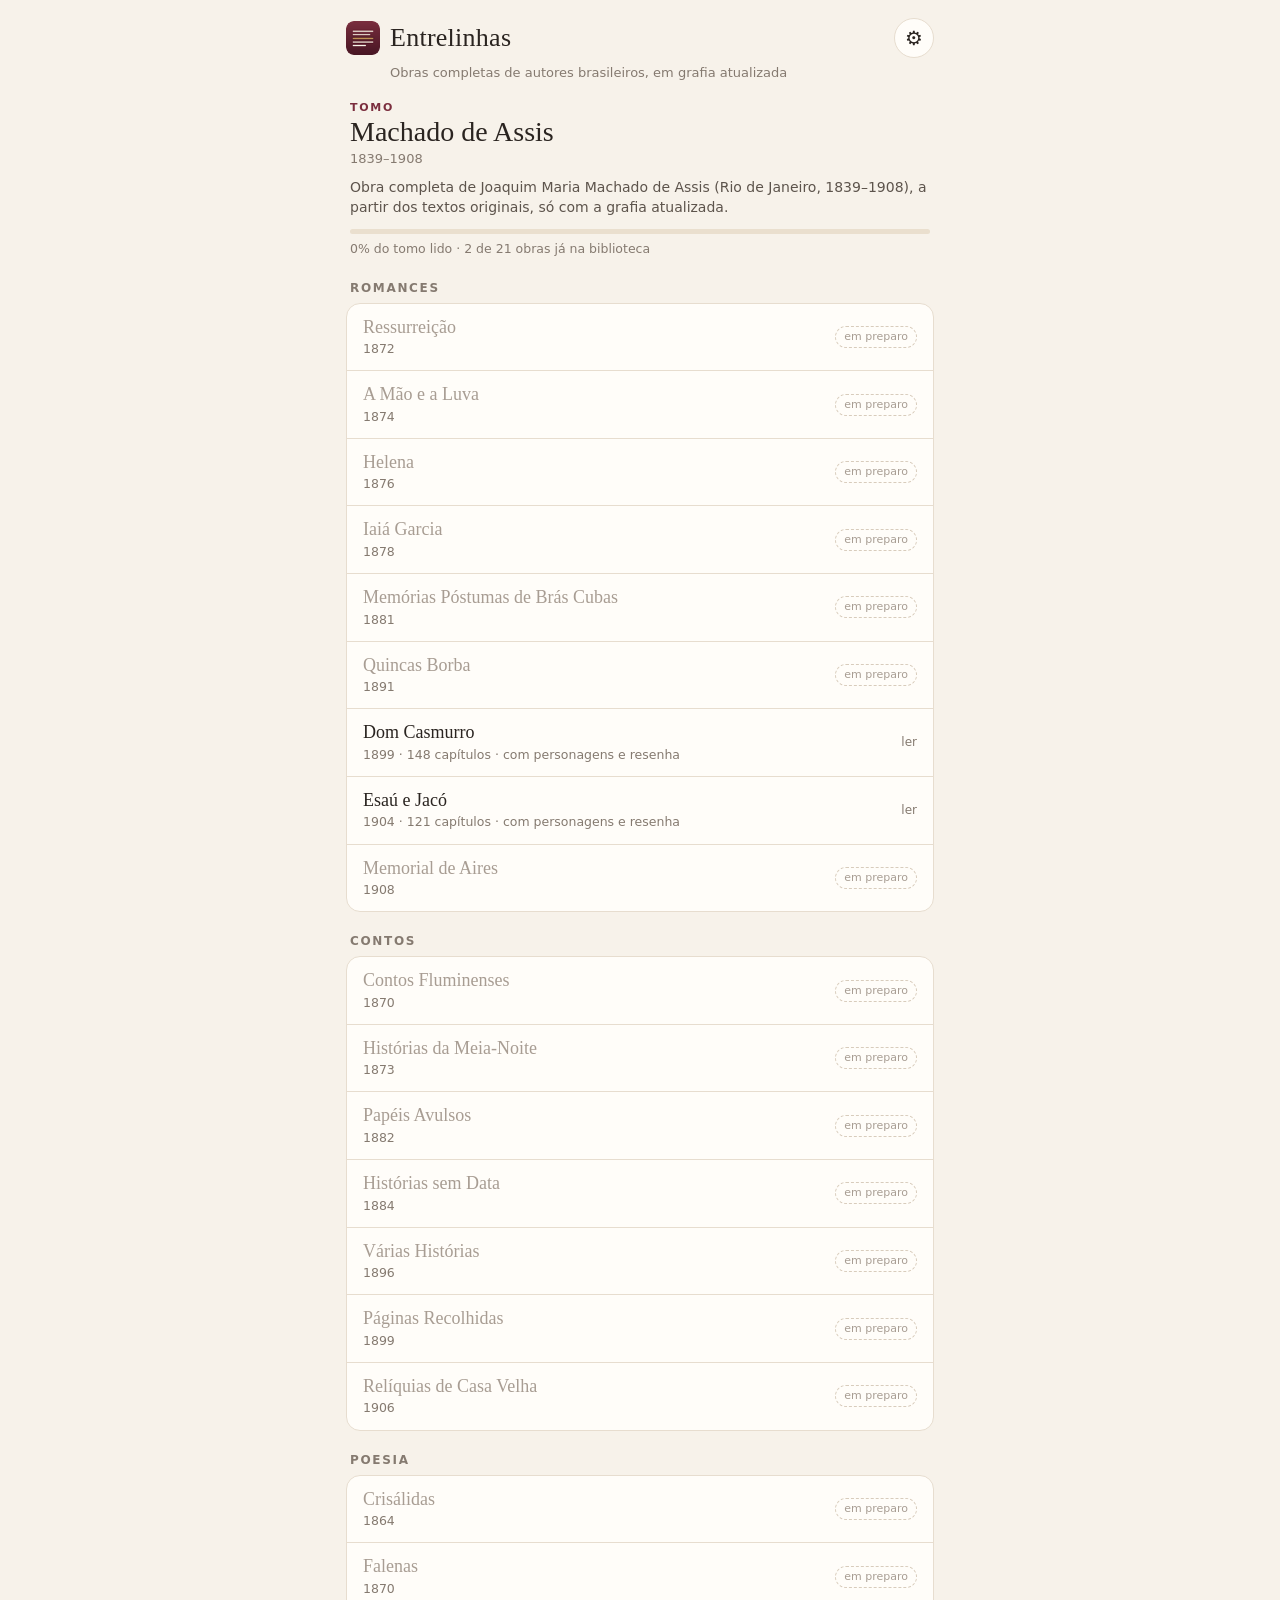
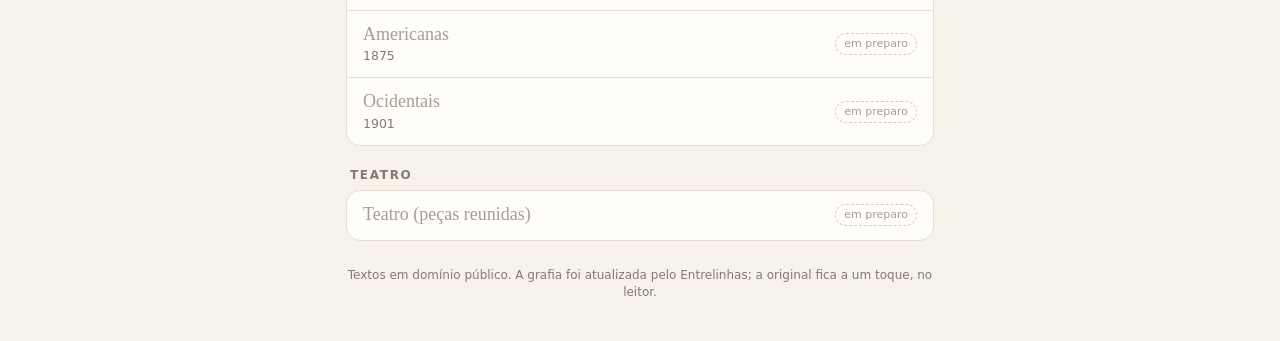
<file: index.html>
<!DOCTYPE html>
<html lang="pt-BR">
<head>
<meta charset="UTF-8">
<meta name="viewport" content="width=device-width, initial-scale=1, viewport-fit=cover">
<meta name="apple-mobile-web-app-capable" content="yes">
<meta name="mobile-web-app-capable" content="yes">
<meta name="apple-mobile-web-app-title" content="Entrelinhas">
<meta name="apple-mobile-web-app-status-bar-style" content="default">
<meta name="theme-color" content="#6e2a3a">
<link rel="apple-touch-icon" href="icons/app-180.png">
<link rel="icon" href="icons/icon32.png">
<link rel="manifest" href="manifest.webmanifest">
<title>Entrelinhas</title>
<link rel="stylesheet" href="home.css">
</head>
<body>
<main>
  <header class="head">
    <h1><img class="logo" src="icons/icon48.png" alt="">Entrelinhas</h1>
    <a class="icon" href="options.html" title="Ajustes" aria-label="Ajustes">⚙</a>
  </header>
  <p class="sub">Obras completas de autores brasileiros, em grafia atualizada</p>

  <section id="cont" class="cont" hidden>
    <div class="label">Continuar lendo</div>
    <div class="ctitle" id="contTitle"></div>
    <div class="cwhere" id="contWhere"></div>
    <div class="bar"><div id="contBar"></div></div>
    <button id="contBtn" class="primary">Continuar</button>
  </section>

  <nav id="tomoTabs" class="tomotabs" hidden></nav>
  <section id="tomoHead" class="tomohead"></section>
  <div id="shelves"></div>
  <p class="foot">Textos em domínio público. A grafia foi atualizada pelo Entrelinhas; a original fica a um toque, no leitor.</p>
</main>
<script src="web-shim.js"></script>
<script src="i18n.js"></script>
<script src="lang/pt.js"></script>
<script src="library.js"></script>
<script src="home.js"></script>
</body>
</html>
</file>
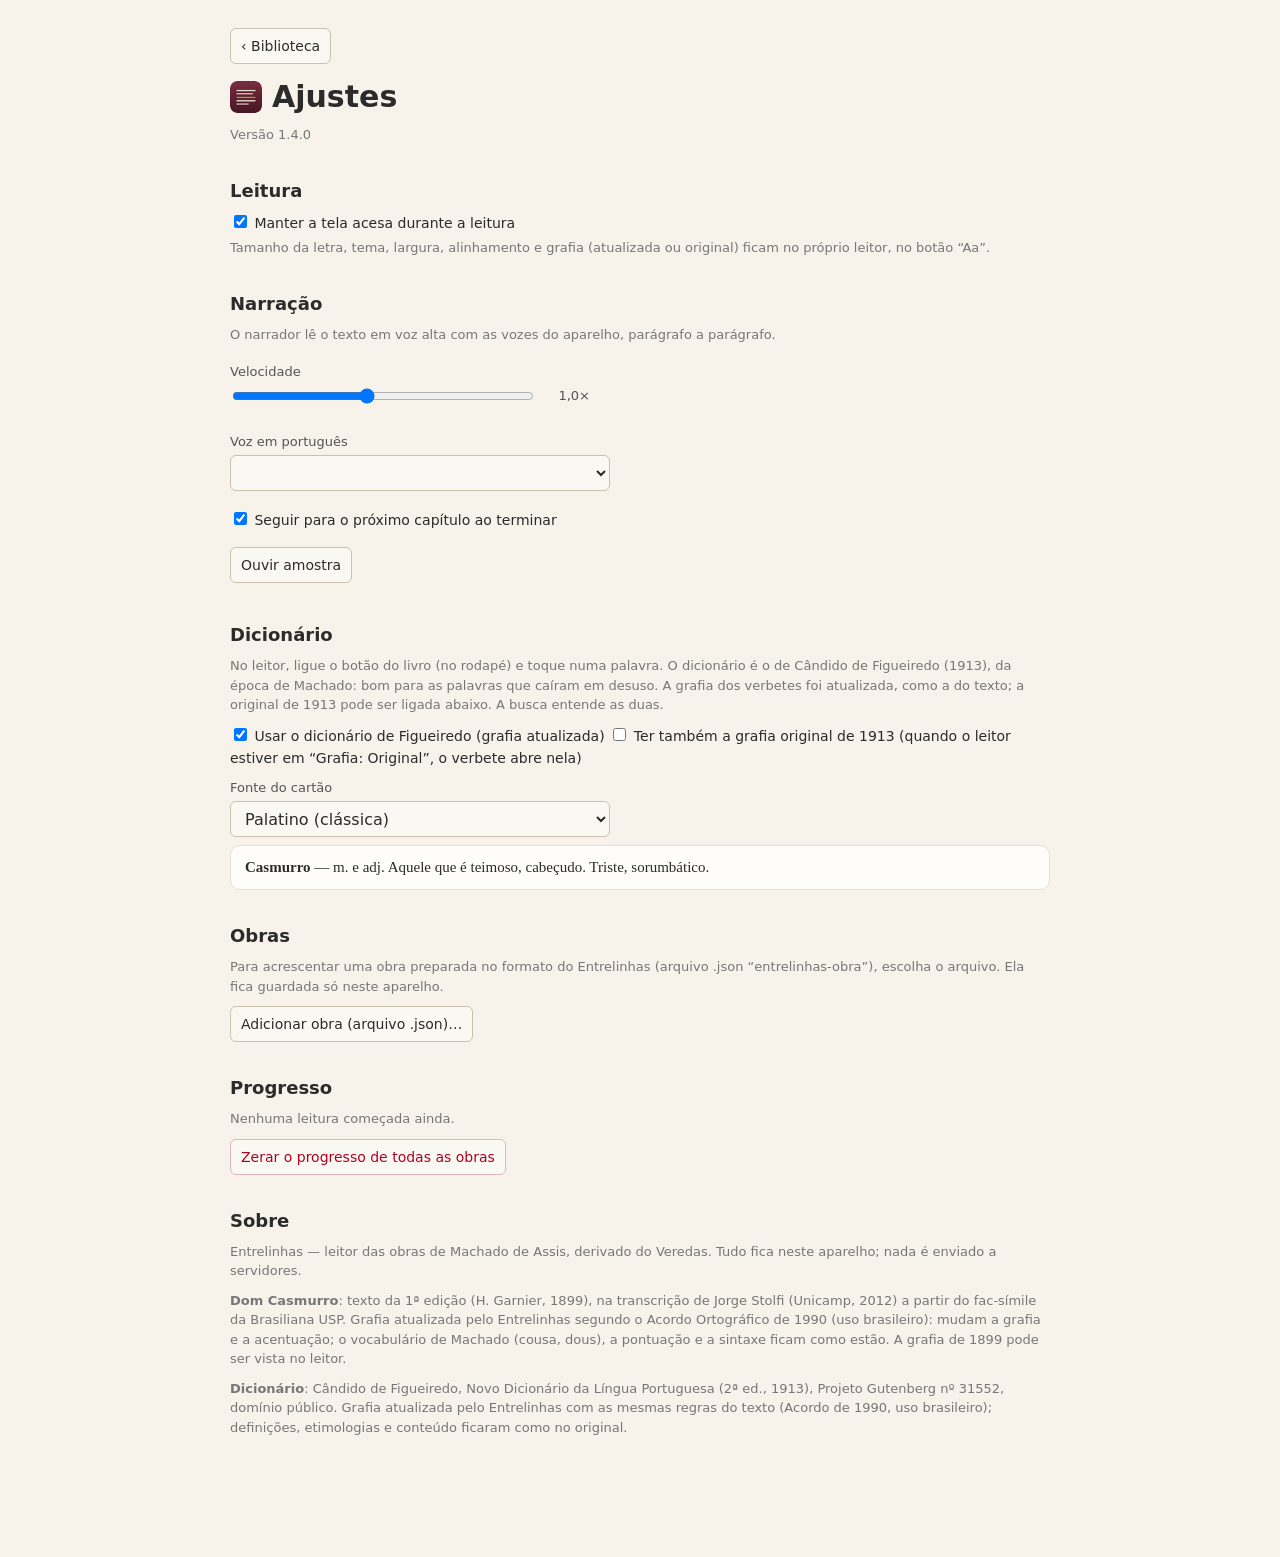
<file: options.html>
<!DOCTYPE html>
<html lang="pt-BR">
<head>
<meta charset="UTF-8">
<meta name="viewport" content="width=device-width, initial-scale=1, viewport-fit=cover">
<meta name="apple-mobile-web-app-capable" content="yes">
<meta name="theme-color" content="#6e2a3a">
<link rel="apple-touch-icon" href="icons/app-180.png">
<link rel="icon" href="icons/icon32.png">
<link rel="manifest" href="manifest.webmanifest">
<title>Entrelinhas – Ajustes</title>
<link rel="stylesheet" href="options.css">
<link rel="stylesheet" href="web.css">
<style>
  :root { --accent: #7b2e3e; --bg: #f7f2ea; }
  button.primary:hover { background: #63212f; }
  h1 { display: flex; align-items: center; gap: 10px; }
  h1 .logo { width: 32px; height: 32px; border-radius: 7px; }
  .rateline { display: flex; align-items: center; gap: 10px; }
  .field { display: flex; flex-direction: column; gap: 4px; margin: 8px 0; font-size: 13px; color: #555; }
  .field select { max-width: 420px; }
  .dictsample { font-size: 15px; background: #fffdf9; border: 1px solid var(--rule); border-radius: 10px; padding: 10px 14px; }
  .row { display: flex; gap: 8px; flex-wrap: wrap; align-items: center; margin: 6px 0; }
  .implist div { padding: 6px 0; border-bottom: 1px dashed var(--rule); display: flex; justify-content: space-between; gap: 10px; align-items: center; }
  .err { color: #b00020; }
</style>
</head>
<body>
<main>
  <h1><img class="logo" src="icons/icon48.png" alt="">Ajustes</h1>
  <div id="ver" class="hint"></div>

  <section>
    <h2>Leitura</h2>
    <label class="inl"><input type="checkbox" id="keepAwake"> <span>Manter a tela acesa durante a leitura</span></label>
    <p class="hint">Tamanho da letra, tema, largura, alinhamento e grafia (atualizada ou original) ficam no próprio leitor, no botão “Aa”.</p>
  </section>

  <section>
    <h2>Narração</h2>
    <p class="hint">O narrador lê o texto em voz alta com as vozes do aparelho, parágrafo a parágrafo.</p>
    <div id="narrBox">
      <div class="field"><span>Velocidade</span>
        <div class="rateline"><input id="narrRate" type="range" min="0.6" max="1.5" step="0.05" value="1"><output id="narrRateOut">1×</output></div>
      </div>
      <label class="field"><span>Voz em português</span><select id="narrVoice"></select></label>
      <label class="inl"><input type="checkbox" id="narrAuto"> <span>Seguir para o próximo capítulo ao terminar</span></label>
      <div class="row"><button id="narrTest" type="button">Ouvir amostra</button></div>
    </div>
  </section>

  <section id="dicionario">
    <h2>Dicionário</h2>
    <p class="hint">No leitor, ligue o botão do livro (no rodapé) e toque numa palavra. O dicionário é o de Cândido de Figueiredo (1913), da época de Machado: bom para as palavras que caíram em desuso. A grafia dos verbetes foi atualizada, como a do texto; a original de 1913 pode ser ligada abaixo. A busca entende as duas.</p>
    <label class="inl"><input type="checkbox" id="dictOn"> <span>Usar o dicionário de Figueiredo (grafia atualizada)</span></label>
    <label class="inl"><input type="checkbox" id="dict1913"> <span>Ter também a grafia original de 1913 (quando o leitor estiver em “Grafia: Original”, o verbete abre nela)</span></label>
    <label class="field"><span>Fonte do cartão</span><select id="dictFont"></select></label>
    <p id="dictSample" class="dictsample"><b>Casmurro</b> — m. e adj. Aquele que é teimoso, cabeçudo. Triste, sorumbático.</p>
  </section>

  <section>
    <h2>Obras</h2>
    <p class="hint">Para acrescentar uma obra preparada no formato do Entrelinhas (arquivo .json “entrelinhas-obra”), escolha o arquivo. Ela fica guardada só neste aparelho.</p>
    <div class="row"><button id="impBtn" type="button">Adicionar obra (arquivo .json)…</button><input type="file" id="impFile" accept=".json,application/json" hidden></div>
    <p id="impMsg" class="hint"></p>
    <div id="impList" class="implist"></div>
  </section>

  <section>
    <h2>Progresso</h2>
    <div id="progList" class="implist"></div>
    <div class="row"><button id="resetAll" class="danger" type="button">Zerar o progresso de todas as obras</button></div>
  </section>

  <section>
    <h2>Sobre</h2>
    <p class="hint">Entrelinhas — leitor das obras de Machado de Assis, derivado do Veredas. Tudo fica neste aparelho; nada é enviado a servidores.</p>
    <p class="hint"><b>Dom Casmurro</b>: texto da 1ª edição (H. Garnier, 1899), na transcrição de Jorge Stolfi (Unicamp, 2012) a partir do fac-símile da Brasiliana USP. Grafia atualizada pelo Entrelinhas segundo o Acordo Ortográfico de 1990 (uso brasileiro): mudam a grafia e a acentuação; o vocabulário de Machado (cousa, dous), a pontuação e a sintaxe ficam como estão. A grafia de 1899 pode ser vista no leitor.</p>
    <p class="hint"><b>Dicionário</b>: Cândido de Figueiredo, Novo Dicionário da Língua Portuguesa (2ª ed., 1913), Projeto Gutenberg nº 31552, domínio público. Grafia atualizada pelo Entrelinhas com as mesmas regras do texto (Acordo de 1990, uso brasileiro); definições, etimologias e conteúdo ficaram como no original.</p>
  </section>
</main>
<script src="web-shim.js"></script>
<script src="i18n.js"></script>
<script src="lang/pt.js"></script>
<script src="library.js"></script>
<script src="narrator.js"></script>
<script src="dict.js"></script>
<script src="options.js"></script>
</body>
</html>
</file>
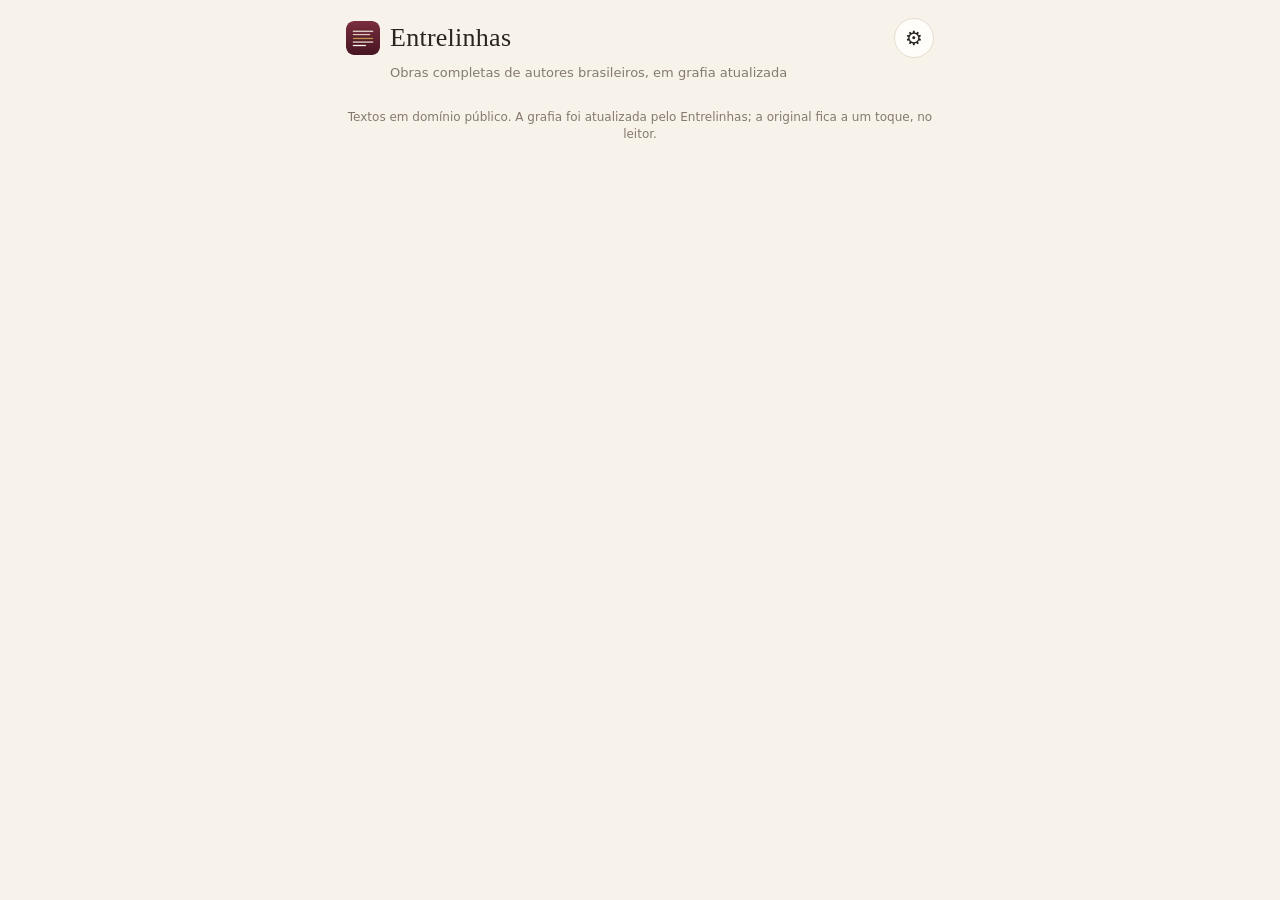
<file: reader.html>
<!DOCTYPE html>
<html lang="pt-BR" data-theme="light">
<head>
<meta charset="UTF-8">
<meta name="viewport" content="width=device-width, initial-scale=1, viewport-fit=cover">
<meta name="apple-mobile-web-app-capable" content="yes">
<meta name="mobile-web-app-capable" content="yes">
<meta name="apple-mobile-web-app-title" content="Entrelinhas">
<meta name="apple-mobile-web-app-status-bar-style" content="default">
<meta name="theme-color" content="#6e2a3a">
<link rel="apple-touch-icon" href="icons/app-180.png">
<link rel="icon" href="icons/icon32.png">
<link rel="manifest" href="manifest.webmanifest">
<title>Entrelinhas</title>
<link rel="stylesheet" href="reader.css">
<link rel="stylesheet" href="dict.css">
<link rel="stylesheet" href="web.css">
<link rel="stylesheet" href="entrelinhas.css">
</head>
<body data-mode="prose">
  <div class="toolbar">
    <span class="brand"><img class="logo" src="icons/icon16.png" alt="">Entrelinhas</span>
    <div class="group nav"><button id="tocBtn" type="button">Índice</button></div>
    <div class="group">
      <button id="sizeDown" title="Diminuir letra" data-i18n-title="common.size.down">A−</button>
      <button id="sizeUp" title="Aumentar letra" data-i18n-title="common.size.up">A+</button>
    </div>
    <div class="group">
      <button data-theme-btn="light" data-i18n="common.theme.light">Claro</button>
      <button data-theme-btn="sepia" data-i18n="common.theme.sepia">Sépia</button>
      <button data-theme-btn="dark" data-i18n="common.theme.dark">Escuro</button>
    </div>
    <div class="group align" id="alignGroup"></div>
    <label><span data-i18n="common.width">Largura</span>
      <select id="width">
        <option value="26" data-i18n="common.width.narrow">Estreita</option>
        <option value="32" data-i18n="common.width.medium">Média</option>
        <option value="40" data-i18n="common.width.wide">Larga</option>
      </select>
    </label>
    <label id="orthLabel" hidden><span>Grafia</span>
      <select id="orth">
        <option value="atual">Atualizada</option>
        <option value="orig">Original</option>
      </select>
    </label>
  </div>

  <div id="pager"><main id="content"></main></div>

  <div class="narrbar" id="narrbar" hidden>
    <button id="narrPrev" type="button"></button><button id="narrStop" type="button"></button><button id="narrNext" type="button"></button>
    <span id="narrInfo" class="narrinfo"></span>
    <select id="narrRate"><option value="0.7">0,7×</option><option value="0.85">0,85×</option><option value="1">1×</option><option value="1.15">1,15×</option><option value="1.3">1,3×</option><option value="1.5">1,5×</option></select>
  </div>

  <div class="pagebar">
    <button id="prev" data-i18n="common.prev">‹ Anterior</button>
    <button id="narrBtn" class="narrbtn" type="button" hidden></button>
    <button id="dictBtn" class="dictbtn" type="button" hidden></button>
    <div class="mid"><div id="pageinfo"></div><div id="credit" class="credit"></div></div>
    <button id="next" data-i18n="common.next">Próxima ›</button>
  </div>

  <div id="toc" class="toc" hidden role="dialog" aria-modal="true" aria-labelledby="tocTitle">
    <div class="tocbox">
      <div class="tochead"><h2 id="tocTitle">Índice</h2><button id="tocClose" type="button" aria-label="Fechar">×</button></div>
      <div id="tocMeta" class="tocmeta"></div>
      <div class="toctabs" role="tablist">
        <button type="button" role="tab" data-tab="cap" class="on">Capítulos</button>
        <button type="button" role="tab" data-tab="pers" hidden>Personagens</button>
        <button type="button" role="tab" data-tab="sobre" hidden>Sobre a obra</button>
      </div>
      <div class="tocpane" data-pane="cap"><ol id="tocList" class="toclist"></ol></div>
      <div class="tocpane plus" data-pane="pers" hidden></div>
      <div class="tocpane plus" data-pane="sobre" hidden></div>
    </div>
  </div>

  <script src="web-shim.js"></script>
  <script src="i18n.js"></script>
  <script src="lang/pt.js"></script>
  <script src="library.js"></script>
  <script src="pager.js"></script>
  <script src="wake.js"></script>
  <script src="narrator.js"></script>
  <script src="dict.js"></script>
  <script src="reader.js"></script>
</body>
</html>
</file>
<file: home.css>
:root { --bg: #f7f2ea; --card: #fffdf9; --fg: #2a2420; --muted: #857a70; --accent: #7b2e3e; --rule: #e7ddcf; --gold: #c99a45; }
* { box-sizing: border-box; }
html { -webkit-text-size-adjust: 100%; -webkit-tap-highlight-color: transparent; }
body { margin: 0; background: var(--bg); color: var(--fg); font: 15px/1.45 system-ui, -apple-system, "Segoe UI", sans-serif; }
main { max-width: 620px; margin: 0 auto; padding: calc(18px + env(safe-area-inset-top)) 16px calc(28px + env(safe-area-inset-bottom)); }
.head { display: flex; justify-content: space-between; align-items: center; }
h1 { display: flex; align-items: center; gap: 10px; margin: 0; font: 400 26px "Iowan Old Style", "Palatino Linotype", Palatino, Georgia, serif; letter-spacing: .01em; }
.logo { width: 34px; height: 34px; border-radius: 8px; }
.icon { text-decoration: none; color: var(--fg); font-size: 20px; border: 1px solid var(--rule); border-radius: 50%; width: 40px; height: 40px; display: inline-flex; align-items: center; justify-content: center; background: var(--card); }
.sub { margin: 6px 0 18px 44px; color: var(--muted); font-size: 13px; }
.label { font-size: 11px; text-transform: uppercase; letter-spacing: .12em; color: var(--accent); font-weight: 700; }
.cont { background: var(--card); border: 1px solid var(--rule); border-radius: 16px; padding: 16px 18px 18px; margin-bottom: 22px; box-shadow: 0 1px 3px rgba(60, 30, 20, .06); }
.ctitle { font: 400 24px/1.2 "Iowan Old Style", "Palatino Linotype", Palatino, Georgia, serif; margin: 6px 0 2px; }
.cwhere { color: var(--muted); font-size: 14px; }
.bar { height: 5px; background: #eadfce; border-radius: 3px; margin: 12px 0 14px; overflow: hidden; }
.bar div { height: 100%; width: 0; background: linear-gradient(90deg, var(--accent), #a8495b); border-radius: 3px; }
button { font: inherit; cursor: pointer; border-radius: 10px; border: 1px solid var(--rule); background: var(--card); color: var(--fg); padding: 9px 14px; }
button.primary { background: var(--accent); border-color: var(--accent); color: #fff; font-weight: 600; width: 100%; padding: 11px; }
h2 { font: 600 12px system-ui, sans-serif; text-transform: uppercase; letter-spacing: .14em; color: var(--muted); margin: 22px 4px 8px; }
.shelf { background: var(--card); border: 1px solid var(--rule); border-radius: 14px; overflow: hidden; }
.work { display: flex; align-items: center; gap: 12px; width: 100%; text-align: left; border: 0; border-radius: 0; padding: 12px 16px; background: none; }
.work + .work { border-top: 1px solid var(--rule); }
.work:not(:disabled):hover { background: #f6efe4; }
.work:disabled { cursor: default; }
.wt { flex: 1; min-width: 0; }
.wname { font: 400 18px/1.25 "Iowan Old Style", "Palatino Linotype", Palatino, Georgia, serif; }
.work:disabled .wname { color: #a89d93; }
.wmeta { font-size: 12.5px; color: var(--muted); margin-top: 2px; }
.wstat { flex: none; font-size: 12px; color: var(--muted); text-align: right; }
.wstat.on { color: var(--accent); font-weight: 600; }
.ring { --p: 0; width: 34px; height: 34px; border-radius: 50%; flex: none; background: conic-gradient(var(--accent) calc(var(--p) * 1%), #eadfce 0); display: grid; place-items: center; }
.ring::after { content: ""; width: 26px; height: 26px; border-radius: 50%; background: var(--card); }
.soon { font-size: 11px; color: #a89d93; border: 1px dashed #d8ccbc; border-radius: 999px; padding: 2px 8px; flex: none; }
.foot { color: var(--muted); font-size: 12px; text-align: center; margin-top: 26px; }
.tomotabs { display: flex; gap: 6px; overflow-x: auto; margin: 0 0 12px; }
.tomotab { flex: none; border-radius: 999px; padding: 7px 14px; font-size: 14px; }
.tomotab.on { background: var(--accent); border-color: var(--accent); color: #fff; }
.tomohead { margin: 6px 4px 4px; }
.tlabel { font: 700 11px system-ui, sans-serif; letter-spacing: .16em; text-transform: uppercase; color: var(--accent); }
.tname { font: 400 28px/1.15 "Iowan Old Style", "Palatino Linotype", Palatino, Georgia, serif; margin-top: 2px; }
.tlife { color: var(--muted); font-size: 13px; margin-top: 2px; }
.tintro { color: #5d544c; font-size: 14px; margin: 8px 0 0; }
.tomohead .bar { margin: 12px 0 6px; }
.tstat { color: var(--muted); font-size: 12.5px; }
.tomotabs[hidden] { display: none; }
</file>
<file: options.css>
[hidden] { display: none !important; }
:root { --bg: #f6f3ec; --card: #fff; --fg: #2b2b2b; --muted: #777; --accent: #7a5c2e; --rule: #e4dfd2; }
body { margin: 0; background: var(--bg); color: var(--fg); font: 15px/1.5 system-ui, sans-serif; }
main { max-width: 820px; margin: 0 auto; padding: 28px 20px 110px; }
h1 { margin: 0 0 6px; }
h2 { font-size: 18px; margin: 32px 0 8px; }
.lead { color: #444; }
.hint { color: var(--muted); font-size: 13px; margin: 4px 0 10px; }
.hint.notice { border-left: 3px solid var(--accent, #7a5c2e); padding-left: 10px; }
section { margin-bottom: 8px; }

button, select, input[type=text], input[type=number], input:not([type]) {
  font: 14px system-ui, sans-serif; border: 1px solid #c9c1ae; border-radius: 6px; padding: 6px 10px; background: #faf8f2; color: var(--fg);
}
button { cursor: pointer; }
button:hover { background: #efe9d8; }
button.primary { background: var(--accent); color: #fff; border-color: var(--accent); font-weight: 600; padding: 9px 20px; }
button.primary:hover { background: #664c25; }
button.danger { color: #b00020; border-color: #e3b5bd; }
input[type=number] { width: 70px; }

.grid { display: grid; grid-template-columns: repeat(auto-fill, minmax(240px, 1fr)); gap: 12px; }
.tpl { background: var(--card); border-radius: 10px; padding: 12px 14px; box-shadow: 0 1px 3px rgba(0,0,0,.1); display: flex; flex-direction: column; gap: 6px; }
.tpl h3 { margin: 0; font-size: 15px; color: var(--accent); }
.tpl p { margin: 0; font-size: 13px; color: #555; flex: 1; }
.tpl .btns { display: flex; gap: 6px; flex-wrap: wrap; }
.tpl button { font-size: 12px; padding: 5px 9px; }

.track { background: var(--card); border-radius: 10px; padding: 14px 16px; margin-bottom: 14px; box-shadow: 0 1px 3px rgba(0,0,0,.1); display: grid; gap: 10px; }
.track label { display: flex; flex-direction: column; gap: 3px; font-size: 13px; color: #555; }
.track label.inl, label.inl { flex-direction: row; align-items: center; gap: 8px; font-size: 14px; color: var(--fg); }
.trow { display: flex; flex-wrap: wrap; gap: 8px; align-items: center; font-size: 14px; }
.f-name { width: 100%; box-sizing: border-box; font-weight: 600; }
.books { display: grid; grid-template-columns: repeat(auto-fill, minmax(150px, 1fr)); gap: 2px 10px; max-height: 190px; overflow: auto; border: 1px solid var(--rule); border-radius: 8px; padding: 8px; font-size: 13px; }
.books label.bk { flex-direction: row; align-items: center; gap: 5px; color: var(--fg); }
fieldset.pace { border: 1px solid var(--rule); border-radius: 8px; padding: 8px 12px; display: grid; gap: 6px; }
fieldset.pace legend { font-size: 12px; color: var(--muted); padding: 0 4px; }
.f-preview { color: var(--accent); font-size: 13px; }
.dow { flex-direction: row !important; align-items: center; gap: 3px !important; font-size: 13px !important; color: var(--fg) !important; }
.empty { color: var(--muted); padding: 10px 0; }
.field { display: flex; flex-direction: column; gap: 4px; max-width: 380px; margin-bottom: 10px; }

.savebar { position: fixed; left: 0; right: 0; bottom: 0; display: flex; justify-content: flex-end; align-items: center; gap: 14px; padding: 12px 24px; background: #efe9d8; border-top: 1px solid var(--rule); }
#status { color: var(--accent); font-weight: 600; }
#status.err { color: #b00020; }

.chips { display: flex; flex-wrap: wrap; gap: 6px; align-items: center; font-size: 13px; color: var(--muted); }
.chips button { font-size: 12px; padding: 4px 10px; }
.sectrack { border: 1px solid var(--rule); border-radius: 8px; padding: 10px 12px; display: grid; gap: 8px; }
.sectrack h4 { margin: 0; font-size: 14px; color: var(--accent); }

.offrow { display: grid; grid-template-columns: minmax(180px, 1.3fr) 1.5fr auto; gap: 10px; align-items: center; padding: 8px 0; border-bottom: 1px dashed var(--rule); font-size: 14px; }
.offname { font-weight: 600; }
.offstatus { color: var(--muted); font-size: 13px; }
.offstatus.ok { color: #2e7d32; }
.offstatus.err { color: #b00020; }
.offbtns { display: flex; gap: 6px; flex-wrap: wrap; justify-content: flex-end; }
.offbtns button { font-size: 12px; padding: 4px 9px; }
#offlineList { margin: 8px 0; }
@media (max-width: 700px) { .offrow { grid-template-columns: 1fr; } .offbtns { justify-content: flex-start; } }

h1 { display: flex; align-items: center; gap: 10px; }
.logo { width: 34px; height: 34px; border-radius: 8px; }

.tabs { display: flex; gap: 4px; margin: 18px 0 6px; border-bottom: 2px solid var(--rule); overflow-x: auto; -webkit-overflow-scrolling: touch; scrollbar-width: none; position: sticky; top: 0; z-index: 5; background: var(--bg); }
.tabs::-webkit-scrollbar { display: none; }
.tabs button { flex: 0 0 auto; border: 0; border-bottom: 3px solid transparent; border-radius: 6px 6px 0 0; background: transparent; padding: 10px 18px; margin-bottom: -2px; font-size: 15px; color: var(--muted); }
.tabs button:hover { background: #efe9d8; }
.tabs button.on { color: var(--accent); border-bottom-color: var(--accent); font-weight: 600; background: transparent; }
@media (max-width: 700px) { .tabs button { flex: 1 0 auto; padding: 10px 12px; } .savebar { padding: 10px 14px; } }
section[data-tab] > h2:first-child { margin-top: 18px; }
.track, .track > * , .sectrack, .sectrack > * { min-width: 0; }
.track select, .track input[type=text], .track input:not([type]) { max-width: 100%; box-sizing: border-box; }

.field.wide { max-width: none; }
.langs { display: flex; flex-wrap: wrap; gap: 8px; }
.langbtn { display: inline-flex; align-items: center; gap: 8px; padding: 7px 12px; font-size: 14px; }
.langbtn .flag { width: 24px; height: 16px; border-radius: 2px; box-shadow: 0 0 0 1px rgba(0,0,0,.25); flex: none; }
.langbtn.on { border-color: var(--accent); box-shadow: 0 0 0 2px var(--accent) inset; font-weight: 600; background: #efe9d8; }
.langs { margin: 4px 0 14px; }

.rateline { display: flex; align-items: center; gap: 12px; max-width: 360px; }
.rateline input { flex: 1; }
.rateline output { min-width: 3.4em; text-align: right; font-variant-numeric: tabular-nums; }
#narrBox { display: grid; gap: 10px; }
#narrVoices { display: grid; gap: 8px; }
.dictctl { flex-direction: column; align-items: flex-start; justify-content: center; gap: 4px; }
.dictctl .inl { margin: 0; white-space: nowrap; }
.dictctl button { margin-top: 2px; }
.fontrow { margin: 8px 0 4px; }
.dictsample { margin: 4px 0; padding: 10px 14px; border: 1px solid var(--rule, #ccc); border-radius: 16px; font-size: 13.5px; line-height: 1.55; }
</file>
<file: web.css>
/* ajustes só da versão web / iPhone */
html { -webkit-text-size-adjust: 100%; -webkit-tap-highlight-color: transparent; }
body { padding-left: env(safe-area-inset-left); padding-right: env(safe-area-inset-right); }
input, select, textarea { font-size: 16px !important; }   /* evita o zoom automático do Safari ao digitar */
button, select { min-height: 36px; }
.tbToggle { display: none; }
.tbmore { display: contents; }

/* início (antigo popup) vira página inteira */
body.home-page { width: auto; max-width: 560px; margin: 0 auto; padding: calc(14px + env(safe-area-inset-top)) 14px calc(24px + env(safe-area-inset-bottom)); box-sizing: border-box; font-size: 16px; }
.home-page button { font-size: 15px; padding: 10px 12px; }
.home-page .ref { font-size: 24px; }

/* leitura e passagens ocupam toda a altura visível do iPhone */
html.web body:not(.home-page) { height: 100dvh; }
@media (max-width: 760px) {
  .toolbar { gap: 8px; padding: calc(6px + env(safe-area-inset-top)) 10px 6px; justify-content: space-between; }
  .tbmore { display: none; }
  .toolbar.open .tbmore { display: flex; flex-wrap: wrap; gap: 10px; justify-content: center; align-items: center; position: absolute; left: 0; right: 0; top: 100%;
    padding: 10px; background: var(--bar); border-bottom: 1px solid var(--rule); box-shadow: 0 8px 18px rgba(0,0,0,.18); max-height: 65dvh; overflow-y: auto; z-index: 30; }
  .tbToggle { display: inline-block; }
  .toolbar .brand { display: none; }
  .toolbar .nav { flex: 1; }
  .toolbar .nav button { flex: 1; }
  #pager { padding: 14px 16px 6px; }
  .pagebar { padding: 8px 10px calc(8px + env(safe-area-inset-bottom)); gap: 8px; }
  .pagebar button { min-width: 0; flex: 0 0 auto; padding: 9px 14px; }
  .pagebar .mid { flex: 1; min-width: 0; text-align: center; }
  .credit { display: none; }
  .qline { flex-wrap: wrap; }
  .qline #q { flex: 1 1 100%; min-width: 0; }
}
@media (max-width: 760px) { .finder { padding-left: 10px; padding-right: 10px; } }
</file>
<file: reader.css>
:root {
  --size: 18px; --width: 32em;
  --bg: #fbfaf7; --fg: #24211c; --muted: #8a8478; --accent: #7a5c2e; --bar: #f1eee6; --rule: #e4dfd2;
}
[data-theme="sepia"] { --bg: #f4ecd8; --fg: #433422; --muted: #8d7b62; --accent: #8a5a1f; --bar: #ebe0c5; --rule: #dccfae; }
[data-theme="dark"]  { --bg: #15171c; --fg: #d9d6cf; --muted: #7f8087; --accent: #d2a45e; --bar: #1d2026; --rule: #2b2e36; }

html, body { margin: 0; height: 100%; background: var(--bg); color: var(--fg); }
body { display: flex; flex-direction: column; overflow: hidden; }
html.idle, html.idle * { cursor: none !important; }
body { font-family: Georgia, "Iowan Old Style", "Times New Roman", serif; }

.toolbar {
  flex: none; position: relative; z-index: 5;
  display: flex; flex-wrap: wrap; gap: 14px; align-items: center; justify-content: center;
  padding: 8px 12px; background: var(--bar); border-bottom: 1px solid var(--rule);
  font: 13px system-ui, sans-serif; color: var(--fg);
}
.toolbar .brand { font-weight: 700; }
.toolbar .group { display: flex; gap: 4px; }
.toolbar label { display: flex; align-items: center; gap: 6px; color: var(--muted); }
button, select {
  font: 13px system-ui, sans-serif; color: var(--fg); background: var(--bg);
  border: 1px solid var(--rule); border-radius: 6px; padding: 5px 10px; cursor: pointer;
}
button:hover { border-color: var(--accent); }
button.active { background: var(--accent); color: var(--bg); border-color: var(--accent); }

/* leitura em páginas: #pager é a área, main é a coluna que o Pager divide em páginas (sem rolagem) */
#pager { flex: 1 1 auto; min-height: 0; display: flex; justify-content: center; box-sizing: border-box; padding: 26px 24px 10px; }
main { max-width: var(--width); overflow: hidden; margin: 0; padding: 0; font-size: var(--size); line-height: 1.75; hyphens: manual; }
body[data-align="left"] main { text-align: left; }
body[data-align="center"] main { text-align: center; }
body[data-align="right"] main { text-align: right; }
body[data-align="justify"] main { text-align: justify; text-justify: inter-word; }
.chapter + .chapter { break-before: column; }
.chapter h1, .kicker, .verses h2 { break-after: avoid; }
.actions, .error { break-inside: avoid; }
.pagebar { flex: none; display: flex; align-items: center; justify-content: center; gap: 18px; padding: 8px 12px; background: var(--bar); border-top: 1px solid var(--rule); font: 13px system-ui, sans-serif; }
.pagebar button { min-width: 130px; padding: 7px 14px; font-size: 14px; }
.pagebar button:disabled { opacity: .4; cursor: default; }
.pagebar .mid { text-align: center; color: var(--muted); min-width: 160px; }
.pagebar .credit { font-size: 11px; max-width: 46em; margin-top: 2px; }
.pagebar .credit:empty { display: none; }
.align button { padding: 5px 8px; line-height: 0; }
.kicker { font: 600 .5em system-ui, sans-serif; text-transform: uppercase; letter-spacing: .12em; color: var(--muted); min-height: 1em; }
.chapter h1 { font-size: 1.7em; line-height: 1.2; margin: .15em 0 .7em; }

.verses h2 {
  font: 600 .62em system-ui, sans-serif; text-transform: uppercase; letter-spacing: .08em;
  color: var(--muted); margin: 2em 0 .6em; line-height: 1.4;
}
.verses h2:first-child { margin-top: .4em; }
body:not([data-align="justify"]) .v { text-wrap: pretty; }
body[data-mode="lines"] .v { display: block; margin: .32em 0; }
body[data-mode="flow"] .v { display: inline; }
body[data-mode="flow"] .v.brk::after { content: ""; display: block; height: .7em; }
.n { font: 600 .55em system-ui, sans-serif; vertical-align: super; color: var(--accent); margin-right: .15em; user-select: none; }

.status { color: var(--muted); font: 15px system-ui, sans-serif; }
.error { font: 15px/1.5 system-ui, sans-serif; color: var(--fg); background: var(--bar); border: 1px solid var(--rule); border-radius: 8px; padding: 12px 14px; }
.error details { margin-top: 8px; color: var(--muted); }
.error pre { white-space: pre-wrap; word-break: break-word; font-size: 11px; max-height: 220px; overflow: auto; }

.actions { display: flex; flex-wrap: wrap; align-items: center; gap: 14px; margin-top: 1.6em; font: 14px system-ui, sans-serif; }
.actions .site { color: var(--muted); font-size: 12px; }
.actions .note { color: var(--accent); font-size: 13px; }
.mark { background: var(--accent); color: var(--bg); border-color: var(--accent); padding: 8px 16px; font-weight: 600; }
.mark:disabled { opacity: .45; cursor: default; }
.mark.done { background: transparent; color: var(--accent); opacity: 1; }


.toolbar .logo { width: 16px; height: 16px; border-radius: 3px; vertical-align: -3px; margin-right: 5px; }

.nav button.active:disabled { opacity: 1; cursor: default; }

body[data-align="justify"][data-mode="lines"] .v { text-align-last: left; }

/* pausa para meditação (Selá) */
.selah {
  font-family: "SBL Hebrew", "Ezra SIL", "Times New Roman", serif; font-size: .95em; white-space: nowrap;
  direction: rtl; unicode-bidi: isolate; color: var(--accent); margin: 0 .3em; padding: 0 .3em;
  background: color-mix(in srgb, var(--accent) 14%, transparent); border-radius: 4px; cursor: pointer; user-select: none;
}
@media (pointer: coarse) { .vt { cursor: pointer; -webkit-tap-highlight-color: transparent; } }

/* narração */
.pagebar .narrbtn { min-width: 0; width: 44px; height: 38px; padding: 0; display: inline-flex; align-items: center; justify-content: center; flex: none; }
.pagebar .narrbtn[hidden] { display: none; }
.pagebar .narrbtn.on { background: var(--accent); color: var(--bg); border-color: var(--accent); }
.narrbar { flex: none; display: flex; align-items: center; gap: 8px; padding: 6px 12px; background: var(--bar); border-top: 1px solid var(--rule); font: 13px system-ui, sans-serif; color: var(--fg); }
.narrbar[hidden] { display: none; }
.narrbar button { width: 40px; height: 34px; padding: 0; display: inline-flex; align-items: center; justify-content: center; }
.narrbar .narrinfo { flex: 1; min-width: 0; overflow: hidden; text-overflow: ellipsis; white-space: nowrap; color: var(--muted); text-align: center; }
.narrbar select { font-size: 13px; padding: 5px 6px; }
.v.narr { background: color-mix(in srgb, var(--accent) 24%, transparent); border-radius: 4px; box-decoration-break: clone; -webkit-box-decoration-break: clone; }
@media (max-width: 520px) { .pagebar { gap: 8px; padding-left: max(8px, env(safe-area-inset-left, 0px)); padding-right: max(8px, env(safe-area-inset-right, 0px)); } .pagebar button { min-width: 0; } .pagebar .mid { min-width: 0; flex: 1; } }
</file>
<file: dict.css>
/* modo Dicionário e cartão de verbete */
.pagebar .dictbtn { min-width: 0; width: 44px; height: 38px; padding: 0; display: inline-flex; align-items: center; justify-content: center; flex: none; }
.pagebar .dictbtn[hidden] { display: none; }
.pagebar .dictbtn.on { background: var(--accent); color: var(--bg); border-color: var(--accent); }
body.dictmode #content .vt { cursor: help; }
body.dictmode #content .selah { pointer-events: none; }
.dictcard { box-sizing: border-box; --dcsize: 13.5px; position: fixed; left: 50%; transform: translateX(-50%); bottom: calc(72px + env(safe-area-inset-bottom, 0px)); width: min(540px, calc(100% - 24px)); overflow: hidden;
  background: var(--bg); color: var(--fg); border: 1px solid var(--rule); border-radius: 20px; box-shadow: 0 12px 34px rgba(0, 0, 0, .28); padding: 12px 18px 12px; z-index: 60;
  font: var(--dcsize)/1.55 var(--dcfont, "Palatino Linotype", Palatino, Georgia, serif); text-align: left; hyphens: auto; }
.dictcard button { font-family: inherit; }
.dictcard[hidden] { display: none; }
.dictcard.top { bottom: auto; top: calc(8px + env(safe-area-inset-top, 0px)); }
.dictcard .dc-x { position: absolute; top: 8px; right: 10px; width: 30px; height: 30px; padding: 0; font-size: 20px; line-height: 1; border-radius: 50%; display: inline-flex; align-items: center; justify-content: center; z-index: 1; }
.dictcard .dc-body { padding-top: 2px; }
.dictcard .dc-pane { overflow: hidden; }
.dictcard .dc-pane[hidden] { display: none; }
.dictcard .dc-pane.paged { column-fill: auto; }
.dictcard h4 { margin: 2px 34px 2px 0; font-size: 16px; font-weight: 700; font-family: inherit; break-after: avoid; }
.dictcard .dc-def { margin: 0 0 6px; white-space: pre-line; }
.dictcard .dc-via { font-size: 11.5px; color: var(--muted); margin-bottom: 2px; }
.dictcard .dc-refs { display: flex; flex-wrap: wrap; gap: 6px; align-items: center; font-size: 12px; color: var(--muted); margin: 4px 0 8px; }
.dictcard .dc-ref { background: color-mix(in srgb, var(--accent) 14%, transparent); color: var(--fg); border-radius: 999px; padding: 1px 9px; white-space: nowrap; }
.dictcard .dc-entry + .dc-entry { border-top: 1px solid var(--rule); margin-top: 6px; padding-top: 4px; }
.dictcard .dc-foot { font-size: 11px; color: var(--muted); margin-top: 6px; }
.dictcard .dc-msg { margin: 4px 34px 6px 0; }
.dictcard .dc-link { color: var(--accent); }
.dictcard .dc-tabs { display: flex; flex-wrap: wrap; gap: 6px; margin: 0 34px 6px 0; }
.dictcard .dc-tab { padding: 4px 11px; font-size: 12px; border-radius: 999px; }
.dictcard .dc-tab.on { background: var(--accent); color: var(--bg); border-color: var(--accent); }
.dictcard .dc-nav { display: flex; align-items: center; justify-content: center; gap: 12px; margin-top: 6px; }
.dictcard .dc-nav[hidden] { display: none; }
.dictcard .dc-pg { width: 34px; height: 28px; padding: 0; font-size: 18px; line-height: 1; border-radius: 999px; }
.dictcard .dc-pg:disabled { opacity: .35; }
.dictcard .dc-pgno { font-size: 12px; color: var(--muted); min-width: 44px; text-align: center; font-variant-numeric: tabular-nums; }
.dictcard .dc-tabs[hidden], .dictcard .dc-more[hidden] { display: none; }
.dictcard .dc-more { margin-top: 6px; padding: 4px 12px; font-size: 12px; border-radius: 999px; }
@media (max-width: 520px) { .dictcard { bottom: calc(66px + env(safe-area-inset-bottom, 0px)); } }
</file>
<file: entrelinhas.css>
/* Entrelinhas: cores próprias e tipografia de prosa (por cima do reader.css herdado do Veredas) */
:root { --bg: #fbf8f3; --fg: #26201c; --muted: #8a7f76; --accent: #7b2e3e; --bar: #f2ece3; --rule: #e6ddd0; }
[data-theme="sepia"] { --bg: #f4ecd8; --fg: #3f3022; --muted: #8d7b62; --accent: #8a3636; --bar: #ebe0c5; --rule: #dccfae; }
[data-theme="dark"]  { --bg: #16151a; --fg: #dcd6cc; --muted: #85808a; --accent: #d9939c; --bar: #1f1d24; --rule: #2e2b34; }

body { font-family: "Iowan Old Style", "Palatino Linotype", Palatino, "Book Antiqua", Georgia, serif; }

/* prosa: parágrafos com recuo; cada capítulo começa numa página nova */
body[data-mode="prose"] .v { display: block; margin: 0; text-indent: 1.4em; }
body[data-mode="prose"] .body .v:first-child { text-indent: 0; }
body[data-mode="prose"] .body .v:first-child::first-letter { font-size: 1.05em; }
.chapter + .chapter { -webkit-column-break-before: always; break-before: column; }
/* o Safari tende a "equilibrar" o texto entre as colunas (páginas meio vazias): cada página enche até embaixo */
main { -webkit-column-fill: auto; column-fill: auto; }
.chapter .kicker { padding-top: .6em; }
.chapter .kicker { text-align: center; font-size: .52em; letter-spacing: .2em; color: var(--accent); }
.chapter h1 { text-align: center; font-weight: 400; font-style: italic; font-size: 1.32em; margin: .25em 0 1em; }
body[data-align="justify"] .chapter h1, body[data-align="justify"] .kicker { text-align: center; }

/* frontispício da obra */
.front { text-align: center; padding: 3.2em 0 2.8em; -webkit-column-break-after: always; break-after: column; }
.front .f-author { font: 600 .55em system-ui, sans-serif; letter-spacing: .24em; text-transform: uppercase; color: var(--muted); }
.front .f-title { font-size: 2.2em; line-height: 1.15; margin: .5em 0 .35em; color: var(--fg); }
.front .f-title::after { content: ""; display: block; width: 3.2em; height: 2px; margin: .55em auto 0; background: linear-gradient(90deg, transparent, #c99a45, transparent); }
.front .f-year { color: var(--muted); font-size: .8em; letter-spacing: .1em; }
.front .f-epi { margin: 2.2em auto 0; max-width: 22em; font-style: italic; font-size: .85em; text-align: right; color: var(--muted); }
.front .f-epi cite { display: block; margin-top: .4em; font-style: normal; font-variant: small-caps; letter-spacing: .05em; }

/* fim da obra */
.fim { text-align: center; margin: 3em 0 1em; break-inside: avoid; }
.fim-word { letter-spacing: .5em; color: var(--accent); font-size: .9em; margin-bottom: 1.2em; }
.fim-btn { font-size: 14px; padding: 8px 16px; }

/* índice */
.toc[hidden] { display: none; }
.toc { position: fixed; inset: 0; z-index: 70; background: rgba(20, 12, 14, .45); display: flex; align-items: center; justify-content: center; padding: 16px; }
.tocbox { background: var(--bg); color: var(--fg); border: 1px solid var(--rule); border-radius: 16px; width: min(560px, 100%); max-height: min(78dvh, 760px); display: flex; flex-direction: column; box-shadow: 0 16px 40px rgba(0,0,0,.3); }
.tochead { display: flex; align-items: center; justify-content: space-between; padding: 14px 18px 4px; }
.tochead h2 { margin: 0; font-weight: 400; font-style: italic; font-size: 22px; }
.tochead button { width: 34px; height: 34px; border-radius: 50%; padding: 0; font-size: 20px; line-height: 1; }
.tocmeta { padding: 0 18px 10px; color: var(--muted); font: 13px system-ui, sans-serif; border-bottom: 1px solid var(--rule); }
.toclist { list-style: none; margin: 0; padding: 6px 8px 12px; overflow-y: auto; }
.tocitem { display: flex; align-items: baseline; gap: 10px; width: 100%; text-align: left; border: 0; background: none; padding: 7px 10px; border-radius: 8px; font: 16px/1.35 inherit; font-family: inherit; color: var(--fg); }
.tocitem:hover { background: var(--bar); }
.tocitem .tn { flex: none; min-width: 3.4em; color: var(--muted); font: 12px system-ui, sans-serif; letter-spacing: .04em; }
.tocitem .tt { flex: 1; }
.tocitem .tk { flex: none; color: var(--accent); font: 13px system-ui, sans-serif; }
.tocitem.cur { background: color-mix(in srgb, var(--accent) 14%, transparent); }

/* contador: página no capítulo · página no livro */
#pageinfo { font-variant-numeric: tabular-nums; white-space: pre-line; line-height: 1.3; font-size: 12.5px; }
#pageinfo::first-line { color: var(--fg); font-weight: 600; }
@media (max-width: 520px) {
  .pagebar .mid { min-width: 76px; }
  .pagebar button#prev, .pagebar button#next { padding: 9px 10px; font-size: 13.5px; }
}

/* contador em três linhas: capítulo, livro, tomo */
#pageinfo { font-size: 11.5px; line-height: 1.25; }

/* painel da obra: abas Capítulos | Personagens | Sobre a obra */
.toctabs { display: flex; gap: 4px; padding: 8px 14px 0; border-bottom: 1px solid var(--rule); }
.toctabs button { border: 0; background: none; border-radius: 0; padding: 8px 10px 9px; font: 600 13.5px system-ui, sans-serif; color: var(--muted); border-bottom: 2px solid transparent; margin-bottom: -1px; }
.toctabs button.on { color: var(--accent); border-bottom-color: var(--accent); }
.tocpane { overflow-y: auto; min-height: 0; flex: 1; }
.tocpane[hidden] { display: none; }
.tocpane.plus { padding: 10px 18px 16px; font-size: 15.5px; line-height: 1.5; }
.tocpane.plus h3 { font-weight: 600; font-size: 16px; margin: 16px 0 6px; }
.tocpane.plus p { margin: 0 0 .8em; }
.spoil { display: flex; align-items: center; gap: 6px; font: 13.5px system-ui, sans-serif; margin: 2px 0 6px; }
.plushint { color: var(--muted); font: 12.5px/1.4 system-ui, sans-serif; margin: 4px 0 10px !important; }
.plusautor { color: var(--muted); font: italic 12px/1.4 system-ui, sans-serif; margin-top: 18px !important; }
.pcard { border: 1px solid var(--rule); border-radius: 12px; padding: 10px 14px 10px; margin: 10px 0; background: color-mix(in srgb, var(--bar) 45%, transparent); }
.phead { display: flex; align-items: baseline; justify-content: space-between; gap: 10px; flex-wrap: wrap; }
.pcard h3 { margin: 0 !important; font-size: 17px !important; }
.prole { font: 12px system-ui, sans-serif; color: var(--accent); }
.paka { font: 12.5px system-ui, sans-serif; color: var(--muted); margin-top: 1px; }
.presumo { margin: 6px 0 4px !important; }
.pfatos { list-style: none; padding: 0; margin: 6px 0 2px; }
.pfatos li { display: flex; gap: 8px; align-items: baseline; padding: 3px 0; font-size: 14.5px; line-height: 1.4; }
.fc { flex: none; min-width: 3.6em; padding: 1px 6px; border-radius: 6px; border: 1px solid var(--rule); background: var(--bg); color: var(--accent); font: 600 11px/1.6 system-ui, sans-serif; letter-spacing: .03em; text-align: center; }
.fc:disabled { color: var(--muted); }
.plater { color: var(--muted); font: italic 12.5px system-ui, sans-serif; margin-top: 4px; }
.pfirst { display: flex; align-items: center; gap: 6px; color: var(--muted); font: 12px system-ui, sans-serif; margin-top: 8px; }
.pfirst .fc { min-width: 0; }
.ptomo { font: 600 11.5px system-ui, sans-serif; text-transform: uppercase; letter-spacing: .14em; color: var(--accent); margin: 2px 0 10px; }
.pficha { display: grid; grid-template-columns: max-content 1fr; gap: 4px 14px; font-size: 14px; margin: 0 0 6px; padding: 10px 12px; border: 1px solid var(--rule); border-radius: 10px; }
.pficha dt { color: var(--muted); font: 12.5px/1.5 system-ui, sans-serif; }
.pficha dd { margin: 0; }
.pdepois { margin-top: 14px; border-top: 1px solid var(--rule); padding-top: 8px; }
.pdepois summary { cursor: pointer; font: 600 14px system-ui, sans-serif; color: var(--accent); padding: 4px 0 8px; }
@media (max-width: 520px) { .pficha { grid-template-columns: 1fr; gap: 0; } .pficha dd { margin-bottom: 6px; } }
</file>
